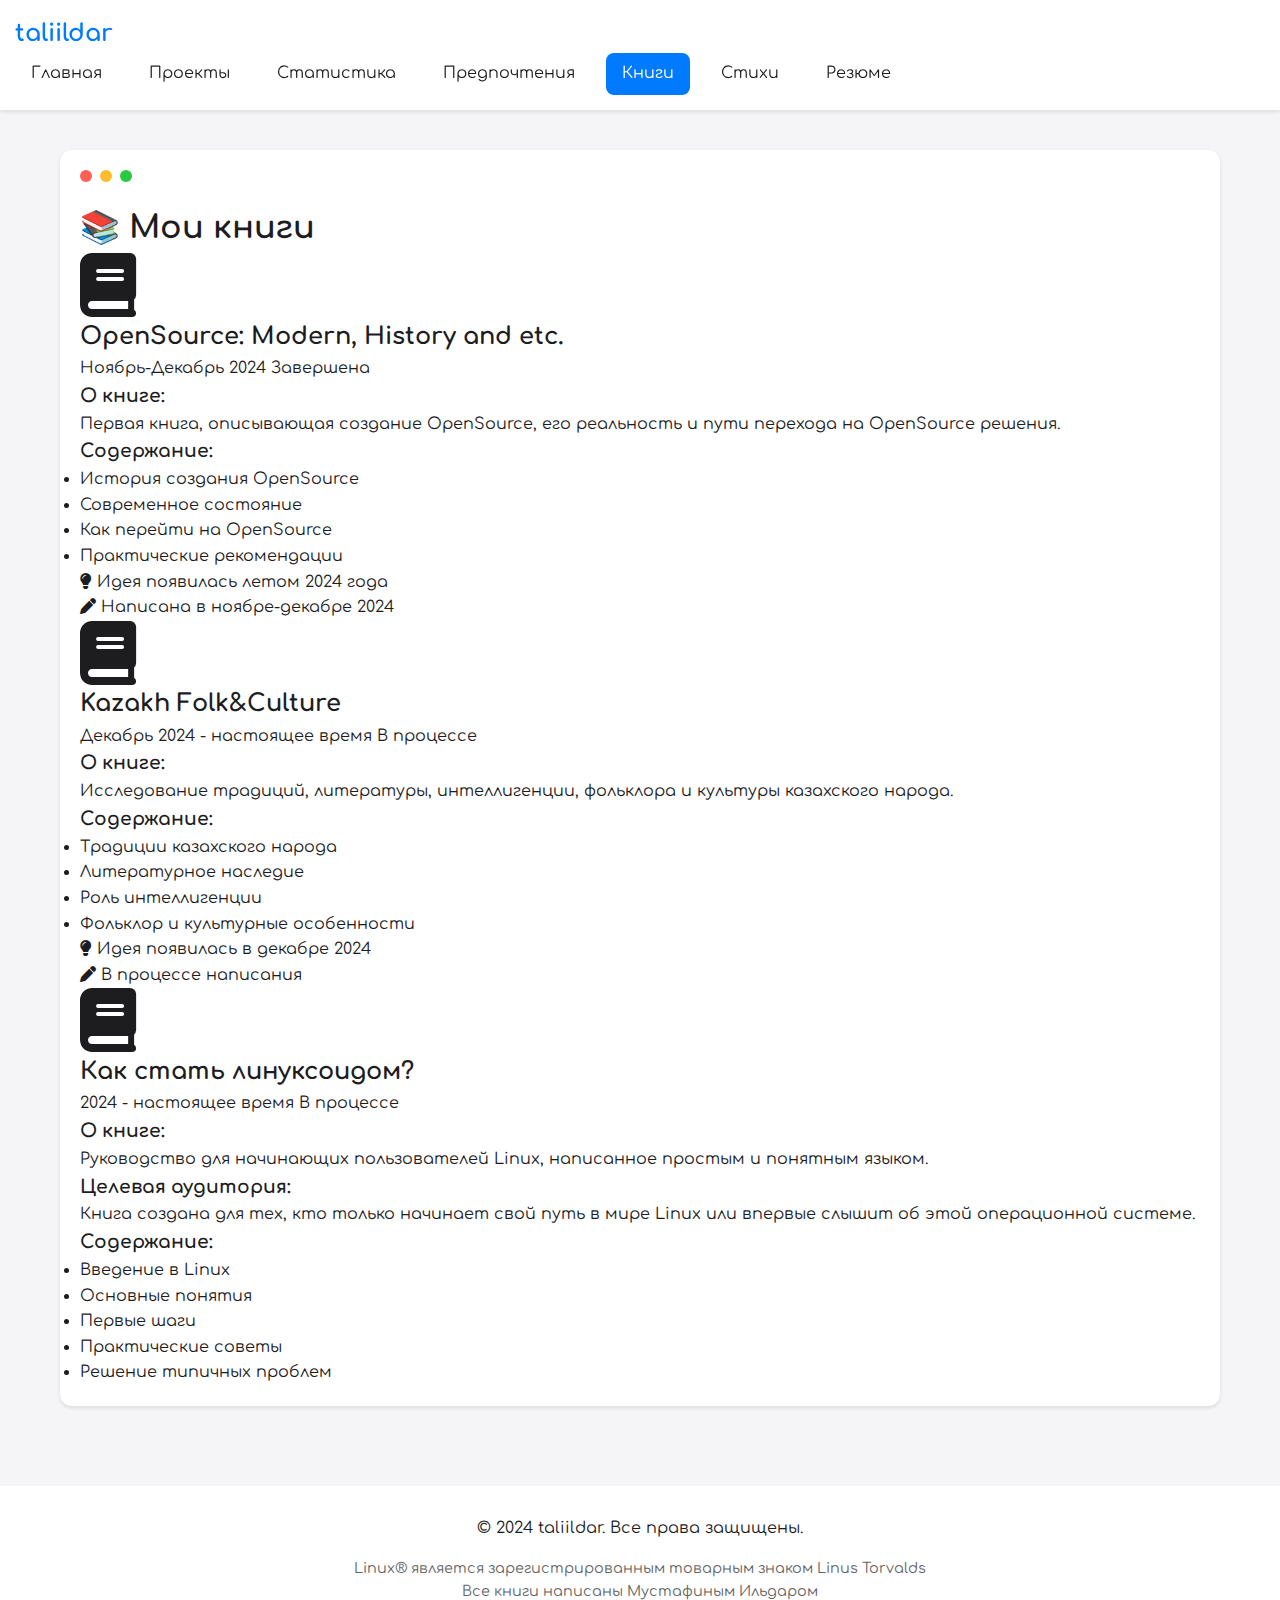
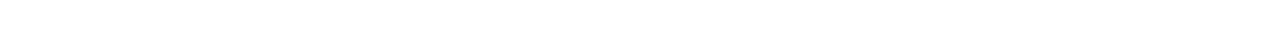
<file: books.html>
<!DOCTYPE html>
<html lang="ru">
<head>
    <meta charset="UTF-8">
    <meta name="viewport" content="width=device-width, initial-scale=1.0">
    <title>Книги | taliildar</title>
    <link href="https://fonts.googleapis.com/css2?family=Comfortaa:wght@300;400;500;600;700&display=swap" rel="stylesheet">
    <link rel="stylesheet" href="https://cdnjs.cloudflare.com/ajax/libs/font-awesome/6.0.0/css/all.min.css">
    <link rel="stylesheet" href="styles.css">
</head>
<body>
    <nav>
        <div class="logo">taliildar</div>
        <div class="nav-links">
            <a href="index.html">Главная</a>
            <a href="projects.html">Проекты</a>
            <a href="stats.html">Статистика</a>
            <a href="preferences.html">Предпочтения</a>
            <a href="books.html" class="active">Книги</a>
            <a href="poems.html">Стихи</a>
            <a href="resume.html">Резюме</a>
        </div>
    </nav>

    <div class="container">
        <div class="mac-window">
            <div class="window-buttons">
                <div class="window-button red"></div>
                <div class="window-button yellow"></div>
                <div class="window-button green"></div>
            </div>
            
            <h1>📚 Мои книги</h1>

            <div class="books-grid">
                <div class="book-card">
                    <div class="book-cover">
                        <i class="fas fa-book fa-4x"></i>
                    </div>
                    <div class="book-info">
                        <h2>OpenSource: Modern, History and etc.</h2>
                        <div class="book-metadata">
                            <span class="date">Ноябрь-Декабрь 2024</span>
                            <span class="status completed">Завершена</span>
                        </div>
                        <div class="book-description">
                            <h3>О книге:</h3>
                            <p>Первая книга, описывающая создание OpenSource, его реальность и пути перехода на OpenSource решения.</p>
                            
                            <h3>Содержание:</h3>
                            <ul>
                                <li>История создания OpenSource</li>
                                <li>Современное состояние</li>
                                <li>Как перейти на OpenSource</li>
                                <li>Практические рекомендации</li>
                            </ul>
                            
                            <div class="book-history">
                                <p><i class="fas fa-lightbulb"></i> Идея появилась летом 2024 года</p>
                                <p><i class="fas fa-pen"></i> Написана в ноябре-декабре 2024</p>
                            </div>
                        </div>
                    </div>
                </div>

                <div class="book-card">
                    <div class="book-cover">
                        <i class="fas fa-book fa-4x"></i>
                    </div>
                    <div class="book-info">
                        <h2>Kazakh Folk&Culture</h2>
                        <div class="book-metadata">
                            <span class="date">Декабрь 2024 - настоящее время</span>
                            <span class="status in-progress">В процессе</span>
                        </div>
                        <div class="book-description">
                            <h3>О книге:</h3>
                            <p>Исследование традиций, литературы, интеллигенции, фольклора и культуры казахского народа.</p>
                            
                            <h3>Содержание:</h3>
                            <ul>
                                <li>Традиции казахского народа</li>
                                <li>Литературное наследие</li>
                                <li>Роль интеллигенции</li>
                                <li>Фольклор и культурные особенности</li>
                            </ul>
                            
                            <div class="book-history">
                                <p><i class="fas fa-lightbulb"></i> Идея появилась в декабре 2024</p>
                                <p><i class="fas fa-pen"></i> В процессе написания</p>
                            </div>
                        </div>
                    </div>
                </div>

                <div class="book-card">
                    <div class="book-cover">
                        <i class="fas fa-book fa-4x"></i>
                    </div>
                    <div class="book-info">
                        <h2>Как стать линуксоидом?</h2>
                        <div class="book-metadata">
                            <span class="date">2024 - настоящее время</span>
                            <span class="status in-progress">В процессе</span>
                        </div>
                        <div class="book-description">
                            <h3>О книге:</h3>
                            <p>Руководство для начинающих пользователей Linux, написанное простым и понятным языком.</p>
                            
                            <h3>Целевая аудитория:</h3>
                            <p>Книга создана для тех, кто только начинает свой путь в мире Linux или впервые слышит об этой операционной системе.</p>
                            
                            <h3>Содержание:</h3>
                            <ul>
                                <li>Введение в Linux</li>
                                <li>Основные понятия</li>
                                <li>Первые шаги</li>
                                <li>Практические советы</li>
                                <li>Решение типичных проблем</li>
                            </ul>
                        </div>
                    </div>
                </div>
            </div>
        </div>
    </div>

    <footer>
        <p>© 2024 taliildar. Все права защищены.</p>
        <div class="trademark-info">
            <p>Linux® является зарегистрированным товарным знаком Linus Torvalds</p>
            <p>Все книги написаны Мустафиным Ильдаром</p>
        </div>
    </footer>
</body>
</html>
</file>
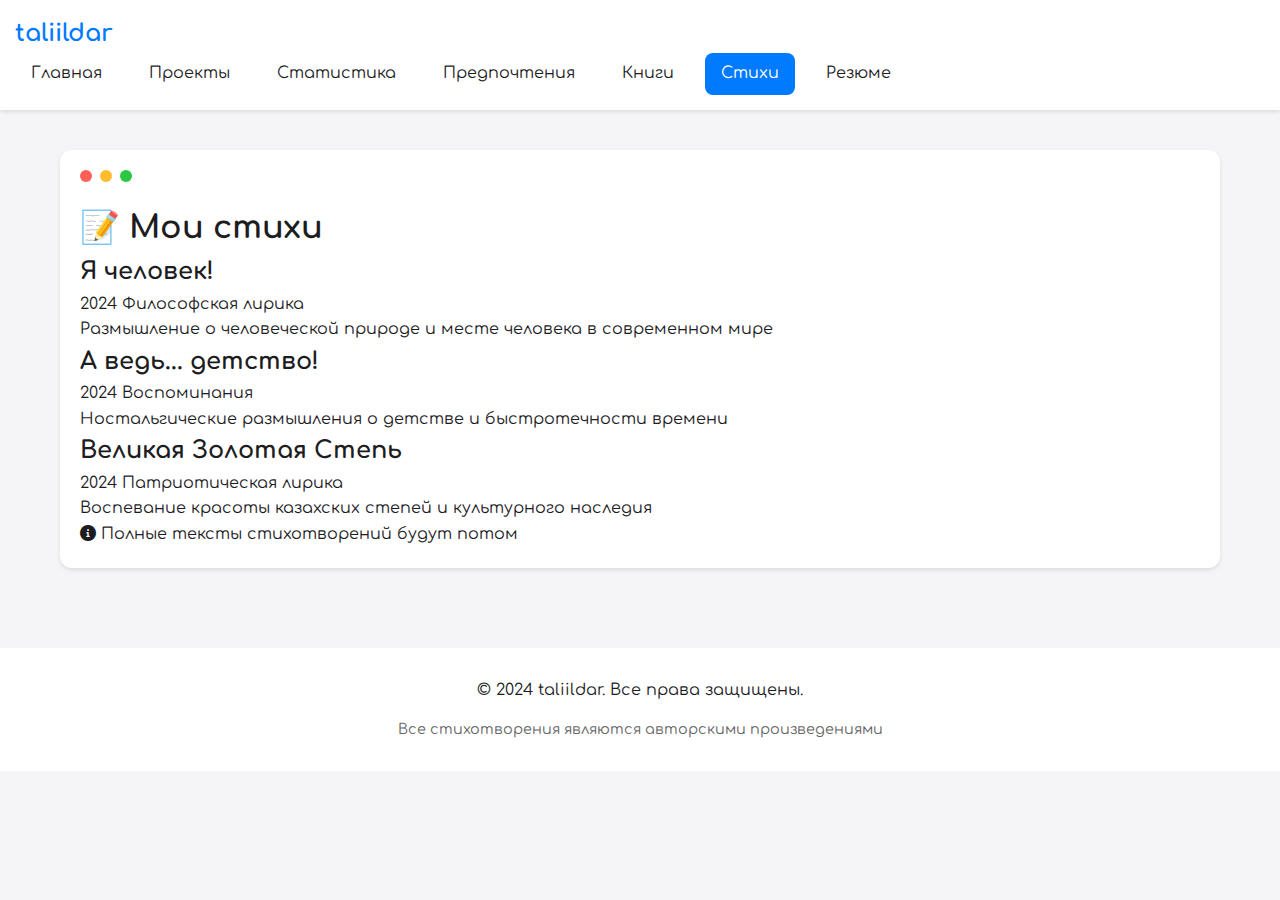
<file: poems.html>
<!DOCTYPE html>
<html lang="ru">
<head>
    <meta charset="UTF-8">
    <meta name="viewport" content="width=device-width, initial-scale=1.0">
    <title>Стихи | taliildar</title>
    <link href="https://fonts.googleapis.com/css2?family=Comfortaa:wght@300;400;500;600;700&display=swap" rel="stylesheet">
    <link rel="stylesheet" href="https://cdnjs.cloudflare.com/ajax/libs/font-awesome/6.0.0/css/all.min.css">
    <link rel="stylesheet" href="styles.css">
    <link rel="icon" href="/favicon.png" type="image/png">
</head>
<body>
    <nav>
        <div class="logo">taliildar</div>
        <div class="nav-links">
            <a href="index.html">Главная</a>
            <a href="projects.html">Проекты</a>
            <a href="stats.html">Статистика</a>
            <a href="preferences.html">Предпочтения</a>
            <a href="books.html">Книги</a>
            <a href="poems.html" class="active">Стихи</a>
            <a href="resume.html">Резюме</a>
        </div>
    </nav>

    <div class="container">
        <div class="mac-window">
            <div class="window-buttons">
                <div class="window-button red"></div>
                <div class="window-button yellow"></div>
                <div class="window-button green"></div>
            </div>
            
            <h1>📝 Мои стихи</h1>

            <div class="poems-grid">
                <div class="poems-list">
                    <div class="poem-card">
                        <h2>Я человек!</h2>
                        <div class="poem-metadata">
                            <span class="poem-date">2024</span>
                            <span class="poem-theme">Философская лирика</span>
                        </div>
                        <p class="poem-description">
                            Размышление о человеческой природе и месте человека в современном мире
                        </p>
                    </div>

                    <div class="poem-card">
                        <h2>А ведь... детство!</h2>
                        <div class="poem-metadata">
                            <span class="poem-date">2024</span>
                            <span class="poem-theme">Воспоминания</span>
                        </div>
                        <p class="poem-description">
                            Ностальгические размышления о детстве и быстротечности времени
                        </p>
                    </div>

                    <div class="poem-card">
                        <h2>Великая Золотая Степь</h2>
                        <div class="poem-metadata">
                            <span class="poem-date">2024</span>
                            <span class="poem-theme">Патриотическая лирика</span>
                        </div>
                        <p class="poem-description">
                            Воспевание красоты казахских степей и культурного наследия
                        </p>
                    </div>
                </div>
            </div>

            <div class="poems-note">
                <p><i class="fas fa-info-circle"></i> Полные тексты стихотворений будут потом</p>
            </div>
        </div>
    </div>

    <footer>
        <p>© 2024 taliildar. Все права защищены.</p>
        <div class="trademark-info">
            <p>Все стихотворения являются авторскими произведениями</p>
        </div>
    </footer>
</body>
</html>
</file>
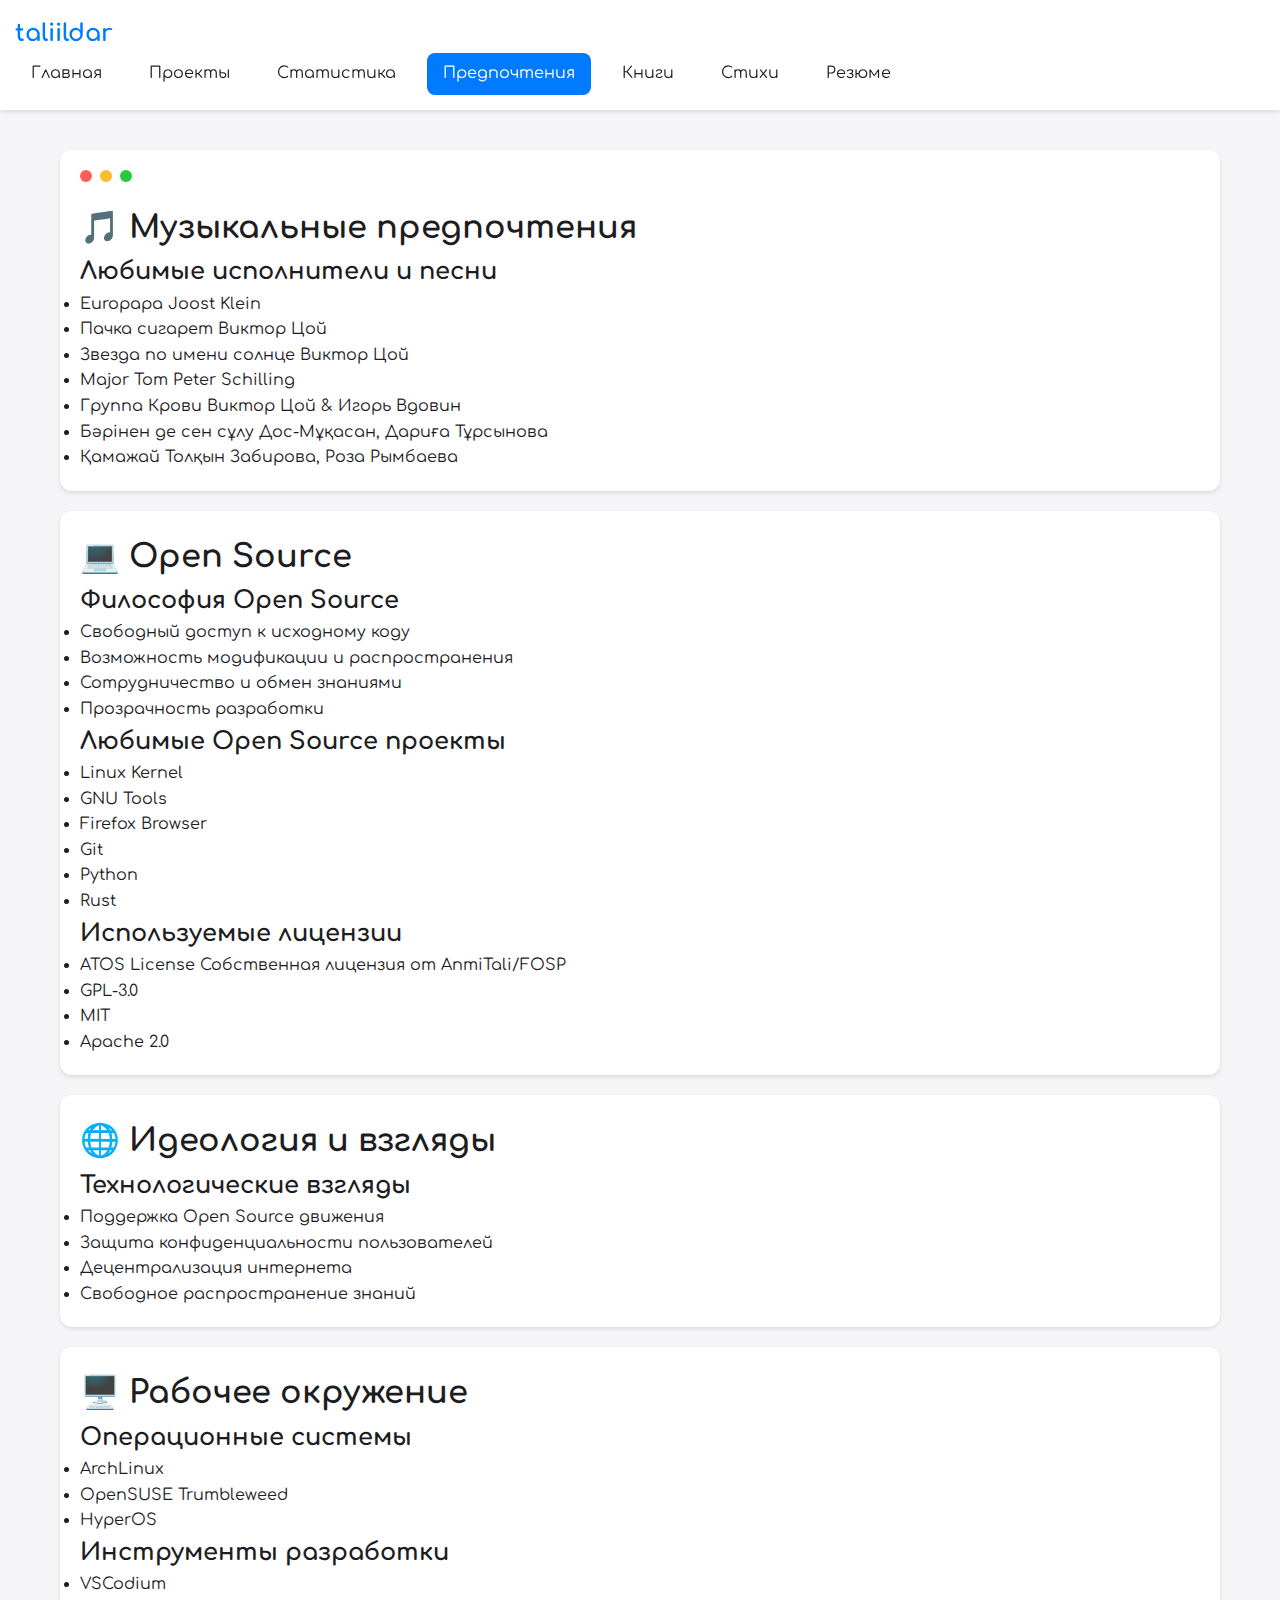
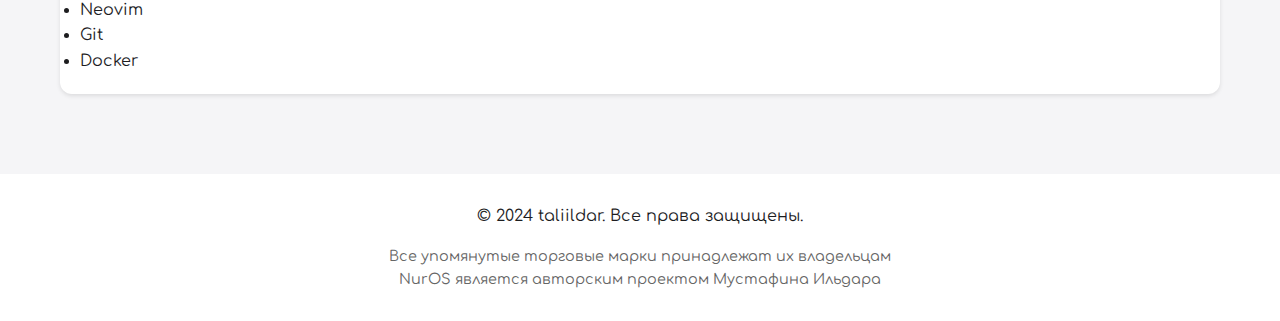
<file: preferences.html>
<!DOCTYPE html>
<html lang="ru">
<head>
    <meta charset="UTF-8">
    <meta name="viewport" content="width=device-width, initial-scale=1.0">
    <title>Предпочтения | taliildar</title>
    <link href="https://fonts.googleapis.com/css2?family=Comfortaa:wght@300;400;500;600;700&display=swap" rel="stylesheet">
    <link rel="stylesheet" href="https://cdnjs.cloudflare.com/ajax/libs/font-awesome/6.0.0/css/all.min.css">
    <link rel="stylesheet" href="styles.css">
    <link rel="icon" href="/favicon.png" type="image/png">
</head>
<body>
    <nav>
        <div class="logo">taliildar</div>
        <div class="nav-links">
            <a href="index.html">Главная</a>
            <a href="projects.html">Проекты</a>
            <a href="stats.html">Статистика</a>
            <a href="preferences.html" class="active">Предпочтения</a>
            <a href="books.html">Книги</a>
            <a href="poems.html">Стихи</a>
            <a href="resume.html">Резюме</a>
        </div>
    </nav>

    <div class="container">
        <div class="mac-window">
            <div class="window-buttons">
                <div class="window-button red"></div>
                <div class="window-button yellow"></div>
                <div class="window-button green"></div>
            </div>
            
            <h1>🎵 Музыкальные предпочтения</h1>
            <div class="music-section">
                <div class="music-category">
                    <h2>Любимые исполнители и песни</h2>
                    <ul class="music-list">
                        <li>
                            <span class="song-title">Europapa</span>
                            <span class="artist">Joost Klein</span>
                        </li>
                        <li>
                            <span class="song-title">Пачка сигарет</span>
                            <span class="artist">Виктор Цой</span>
                        </li>
                        <li>
                            <span class="song-title">Звезда по имени солнце</span>
                            <span class="artist">Виктор Цой</span>
                        </li>
                        <li>
                            <span class="song-title">Major Tom</span>
                            <span class="artist">Peter Schilling</span>
                        </li>
                        <li>
                            <span class="song-title">Группа Крови</span>
                            <span class="artist">Виктор Цой & Игорь Вдовин</span>
                        </li>
                        <li>
                            <span class="song-title">Бәрінен де сен сұлу</span>
                            <span class="artist">Дос-Мұқасан, Дариға Тұрсынова</span>
                        </li>
                        <li>
                            <span class="song-title">Қамажай</span>
                            <span class="artist">Толқын Забирова, Роза Рымбаева</span>
                        </li>
                    </ul>
                </div>
            </div>
        </div>

        <div class="mac-window">
            <h1>💻 Open Source</h1>
            <div class="opensource-section">
                <div class="philosophy">
                    <h2>Философия Open Source</h2>
                    <ul>
                        <li>Свободный доступ к исходному коду</li>
                        <li>Возможность модификации и распространения</li>
                        <li>Сотрудничество и обмен знаниями</li>
                        <li>Прозрачность разработки</li>
                    </ul>
                </div>
                
                <div class="favorite-projects">
                    <h2>Любимые Open Source проекты</h2>
                    <ul>
                        <li>Linux Kernel</li>
                        <li>GNU Tools</li>
                        <li>Firefox Browser</li>
                        <li>Git</li>
                        <li>Python</li>
                        <li>Rust</li>
                    </ul>
                </div>

                <div class="licenses">
                    <h2>Используемые лицензии</h2>
                    <ul>
                        <li>
                            <span class="license-name">ATOS License</span>
                            <span class="license-desc">Собственная лицензия от AnmiTali/FOSP</span>
                        </li>
                        <li>GPL-3.0</li>
                        <li>MIT</li>
                        <li>Apache 2.0</li>
                    </ul>
                </div>
            </div>
        </div>

        <div class="mac-window">
            <h1>🌐 Идеология и взгляды</h1>
            <div class="ideology-section">
                <div class="tech-views">
                    <h2>Технологические взгляды</h2>
                    <ul>
                        <li>Поддержка Open Source движения</li>
                        <li>Защита конфиденциальности пользователей</li>
                        <li>Децентрализация интернета</li>
                        <li>Свободное распространение знаний</li>
                    </ul>
                </div>
            </div>
        </div>

        <div class="mac-window">
            <h1>🖥️ Рабочее окружение</h1>
            <div class="workspace-section">
                <h2>Операционные системы</h2>
                <ul>
                    <li>ArchLinux</li>
                    <li>OpenSUSE Trumbleweed</li>
                    <li>HyperOS</li>
                </ul>

                <h2>Инструменты разработки</h2>
                <ul>
                    <li>VSCodium</li>
                    <li>Neovim</li>
                    <li>Git</li>
                    <li>Docker</li>
                </ul>
            </div>
        </div>
    </div>

    <footer>
        <p>© 2024 taliildar. Все права защищены.</p>
        <div class="trademark-info">
            <p>Все упомянутые торговые марки принадлежат их владельцам</p>
            <p>NurOS является авторским проектом Мустафина Ильдара</p>
        </div>
    </footer>
</body>
</html>
</file>
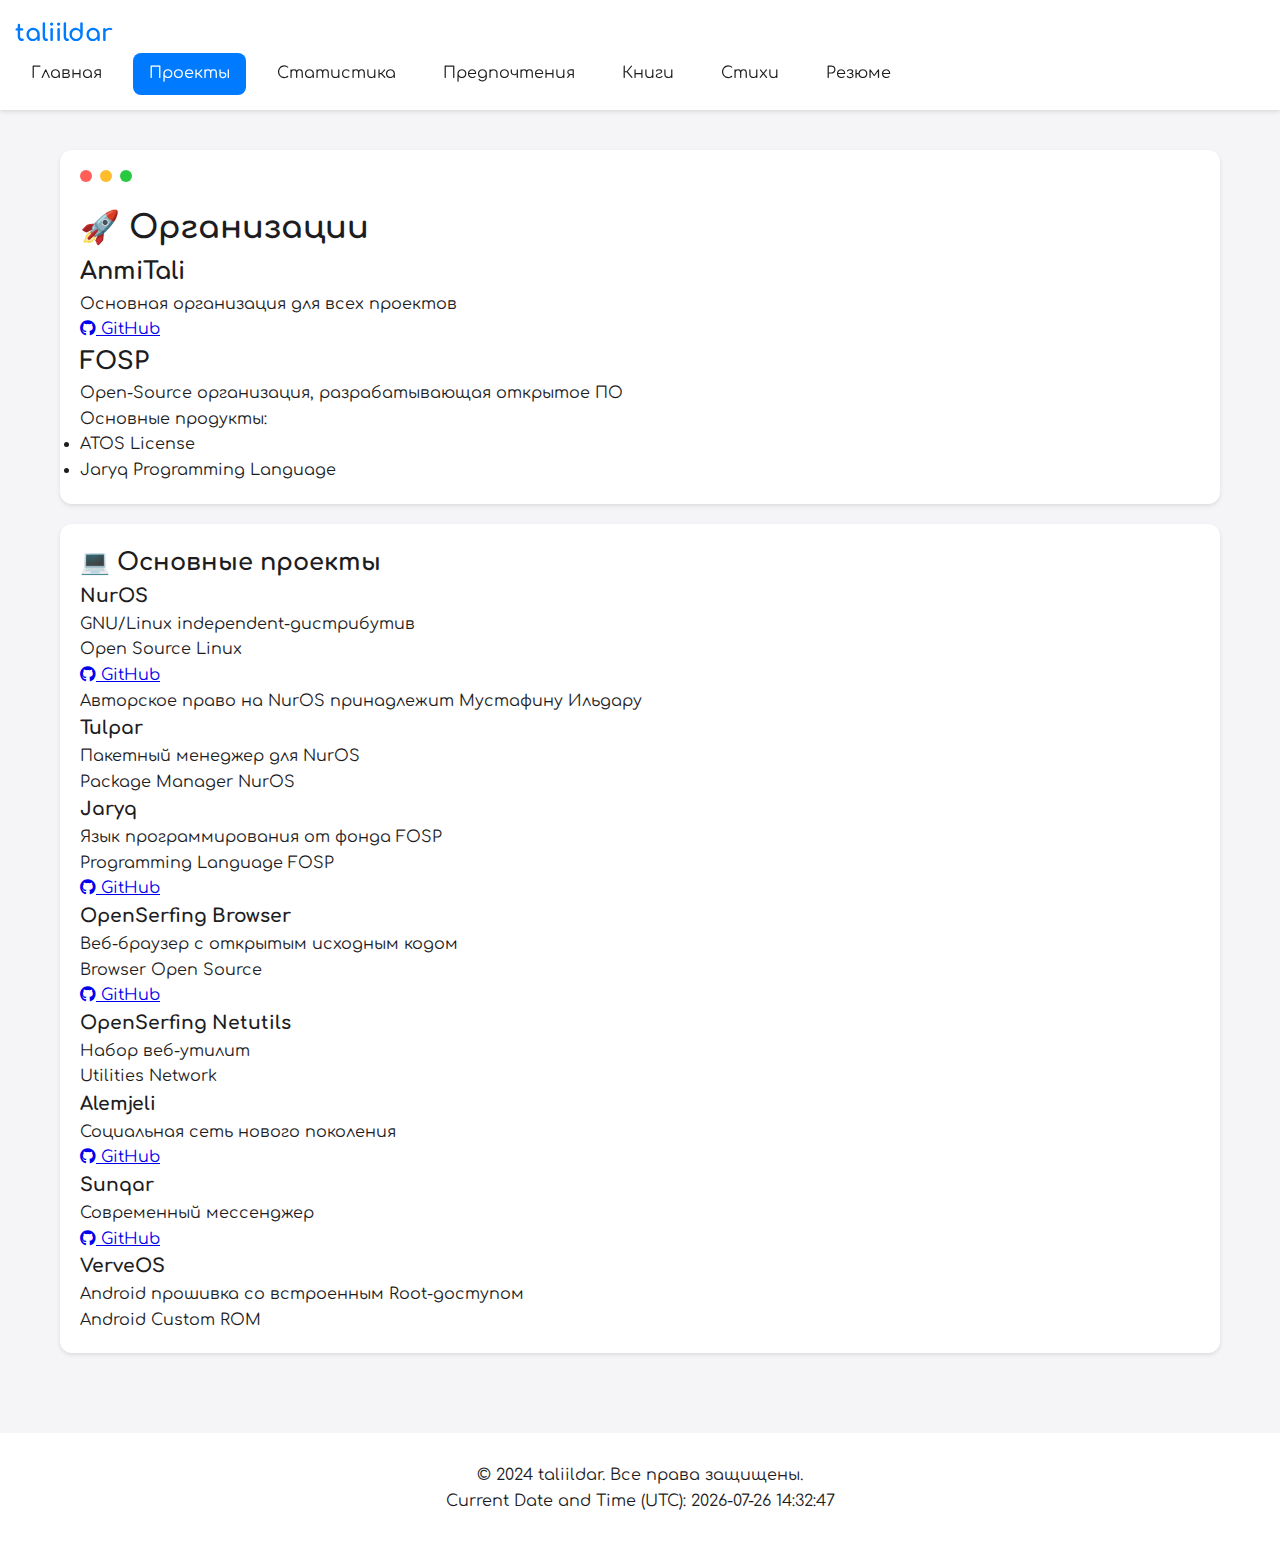
<file: projects.html>
<!DOCTYPE html>
<html lang="ru">
<head>
    <meta charset="UTF-8">
    <meta name="viewport" content="width=device-width, initial-scale=1.0">
    <title>Проекты | taliildar</title>
    <link href="https://fonts.googleapis.com/css2?family=Comfortaa:wght@300;400;500;600;700&display=swap" rel="stylesheet">
    <link rel="stylesheet" href="https://cdnjs.cloudflare.com/ajax/libs/font-awesome/6.0.0/css/all.min.css">
    <link rel="stylesheet" href="styles.css">
    <link rel="icon" href="/favicon.png" type="image/png">
</head>
<body>
    <nav>
        <div class="logo">taliildar</div>
        <div class="nav-links">
            <a href="index.html">Главная</a>
            <a href="projects.html" class="active">Проекты</a>
            <a href="stats.html">Статистика</a>
            <a href="preferences.html">Предпочтения</a>
            <a href="books.html">Книги</a>
            <a href="poems.html">Стихи</a>
            <a href="resume.html">Резюме</a>
        </div>
    </nav>

    <div class="container">
        <div class="mac-window">
            <div class="window-buttons">
                <div class="window-button red"></div>
                <div class="window-button yellow"></div>
                <div class="window-button green"></div>
            </div>
            
            <h1>🚀 Организации</h1>
            <div class="projects-grid">
                <div class="project-card organization">
                    <h2>AnmiTali</h2>
                    <p>Основная организация для всех проектов</p>
                    <div class="project-links">
                        <a href="https://github.com/AnmiTaliDev" class="github-link">
                            <i class="fab fa-github"></i> GitHub
                        </a>
                    </div>
                </div>

                <div class="project-card organization">
                    <h2>FOSP</h2>
                    <p>Open-Source организация, разрабатывающая открытое ПО</p>
                    <div class="project-info">
                        <p>Основные продукты:</p>
                        <ul>
                            <li>ATOS License</li>
                            <li>Jaryq Programming Language</li>
                        </ul>
                    </div>
                </div>
            </div>
        </div>

        <div class="mac-window">
            <h2>💻 Основные проекты</h2>
            
            <div class="projects-grid">
                <div class="project-card">
                    <h3>NurOS</h3>
                    <p>GNU/Linux independent-дистрибутив</p>
                    <div class="project-details">
                        <span class="badge">Open Source</span>
                        <span class="badge">Linux</span>
                    </div>
                    <div class="project-links">
                        <a href="https://github.com/nuros-linux" class="github-link">
                            <i class="fab fa-github"></i> GitHub
                        </a>
                    </div>
                    <p class="copyright-notice">
                        Авторское право на NurOS принадлежит Мустафину Ильдару
                    </p>
                </div>

                <div class="project-card">
                    <h3>Tulpar</h3>
                    <p>Пакетный менеджер для NurOS</p>
                    <div class="project-details">
                        <span class="badge">Package Manager</span>
                        <span class="badge">NurOS</span>
                    </div>
                </div>

                <div class="project-card">
                    <h3>Jaryq</h3>
                    <p>Язык программирования от фонда FOSP</p>
                    <div class="project-details">
                        <span class="badge">Programming Language</span>
                        <span class="badge">FOSP</span>
                    </div>
                    <div class="project-links">
                        <a href="https://github.com/Jaryqlang" class="github-link">
                            <i class="fab fa-github"></i> GitHub
                        </a>
                    </div>
                </div>

                <div class="project-card">
                    <h3>OpenSerfing Browser</h3>
                    <p>Веб-браузер с открытым исходным кодом</p>
                    <div class="project-details">
                        <span class="badge">Browser</span>
                        <span class="badge">Open Source</span>
                    </div>
                    <div class="project-links">
                        <a href="https://github.com/openserfing" class="github-link">
                            <i class="fab fa-github"></i> GitHub
                        </a>
                    </div>
                </div>

                <div class="project-card">
                    <h3>OpenSerfing Netutils</h3>
                    <p>Набор веб-утилит</p>
                    <div class="project-details">
                        <span class="badge">Utilities</span>
                        <span class="badge">Network</span>
                    </div>
                </div>

                <div class="project-card">
                    <h3>Alemjeli</h3>
                    <p>Социальная сеть нового поколения</p>
                    <div class="project-links">
                        <a href="https://github.com/alemjeli" class="github-link">
                            <i class="fab fa-github"></i> GitHub
                        </a>
                    </div>
                </div>

                <div class="project-card">
                    <h3>Sunqar</h3>
                    <p>Современный мессенджер</p>
                    <div class="project-links">
                        <a href="https://github.com/SunqarChat" class="github-link">
                            <i class="fab fa-github"></i> GitHub
                        </a>
                    </div>
                </div>

                <div class="project-card">
                    <h3>VerveOS</h3>
                    <p>Android прошивка со встроенным Root-доступом</p>
                    <div class="project-details">
                        <span class="badge">Android</span>
                        <span class="badge">Custom ROM</span>
                    </div>
                </div>
            </div>
        </div>
    </div>

    <footer>
        <p>© 2024 taliildar. Все права защищены.</p>
        <p class="current-info">
            Current Date and Time (UTC): <span id="current-time"></span><br>
        </p>
    </footer>

    <script>
        function updateTime() {
            const now = new Date();
            document.getElementById('current-time').textContent = 
                now.toISOString().replace('T', ' ').split('.')[0];
        }
        updateTime();
        setInterval(updateTime, 1000);
    </script>
</body>
</html>
</file>
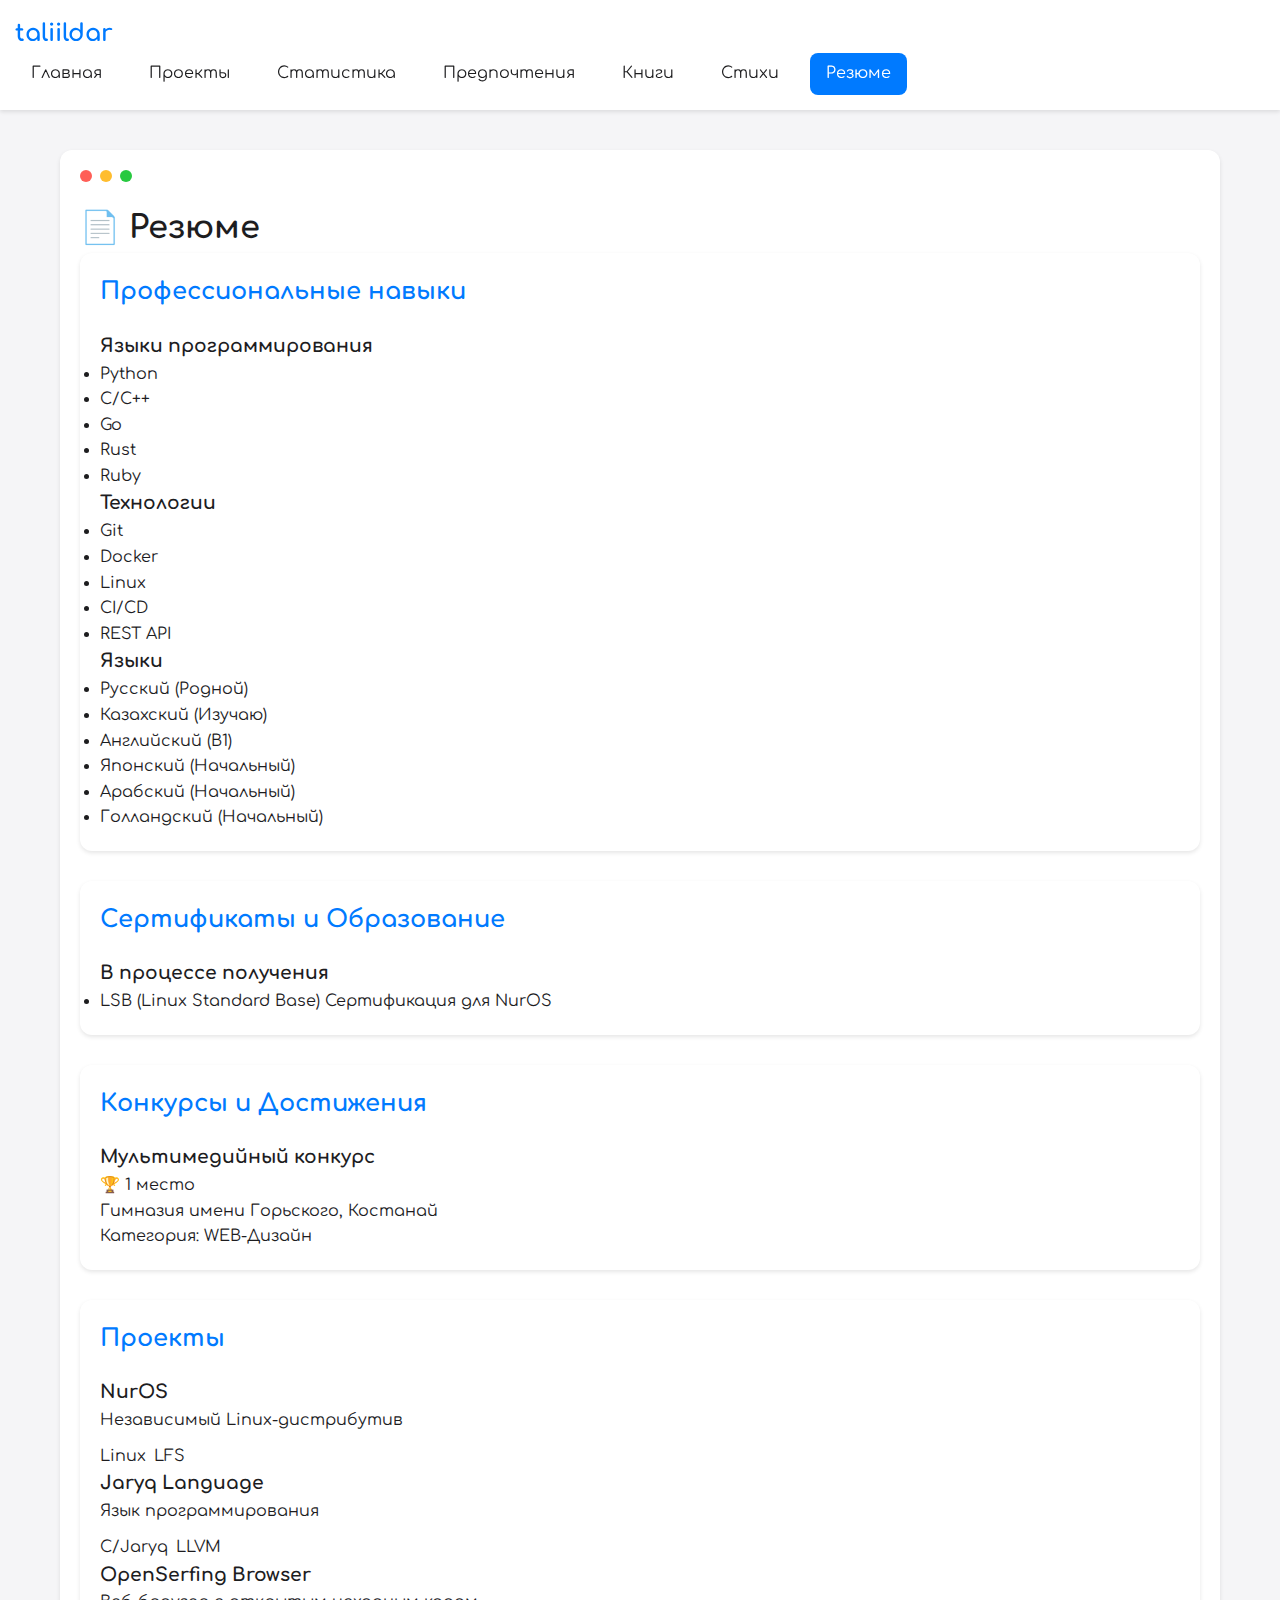
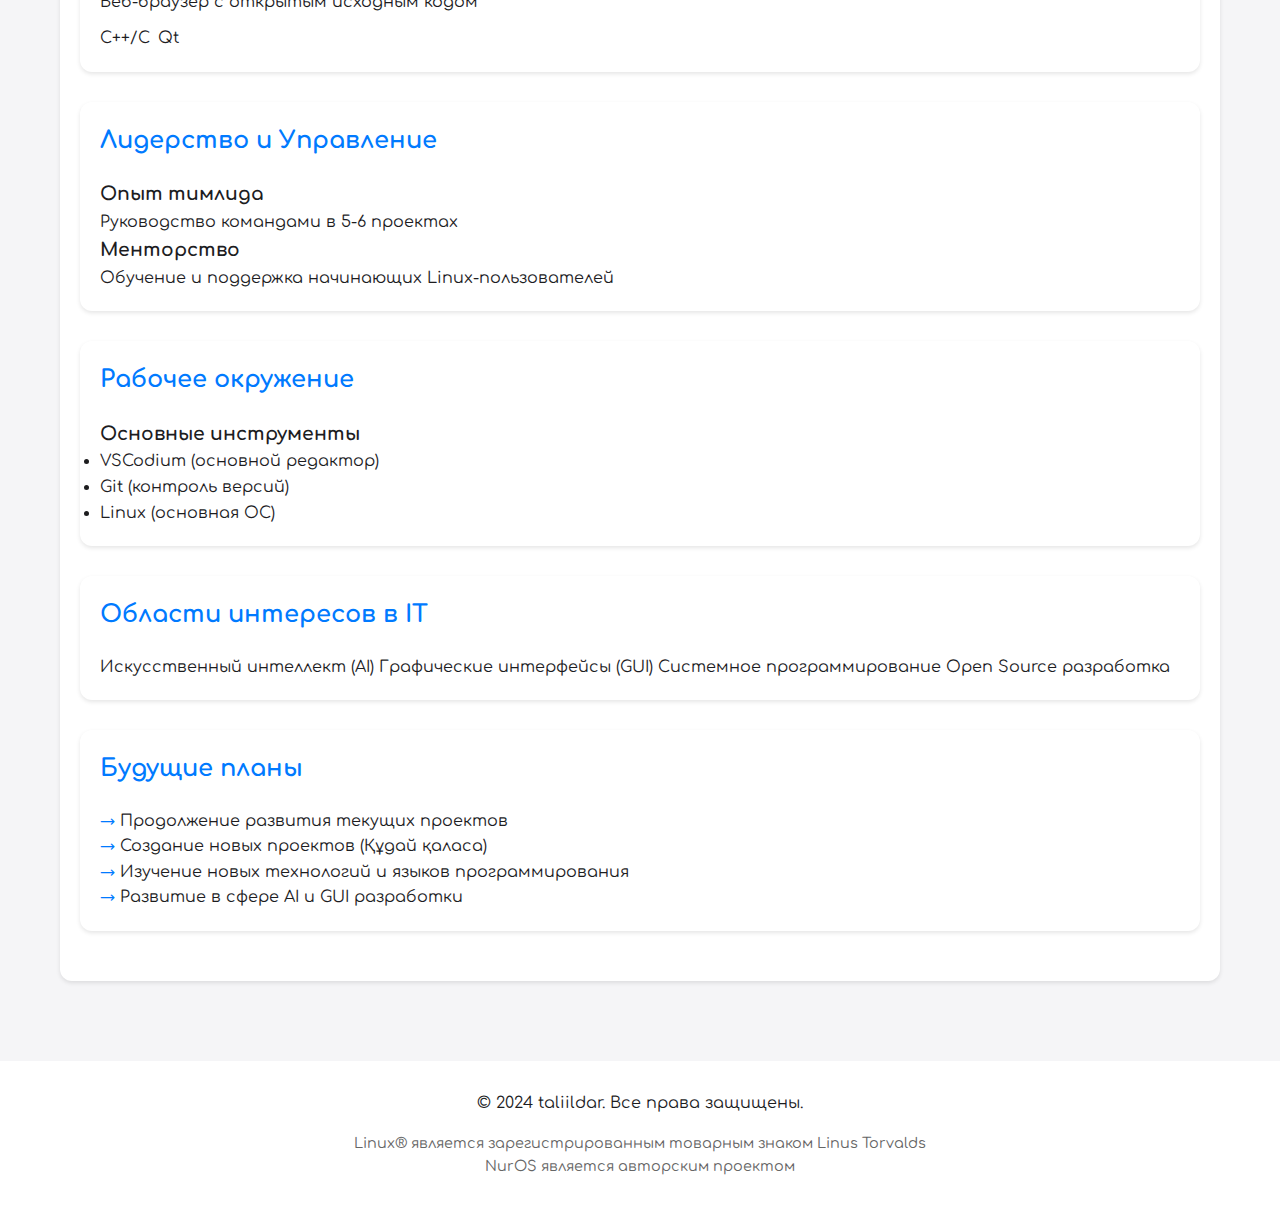
<file: resume.html>
<!DOCTYPE html>
<html lang="ru">
<head>
    <meta charset="UTF-8">
    <meta name="viewport" content="width=device-width, initial-scale=1.0">
    <title>Резюме | taliildar</title>
    <link href="https://fonts.googleapis.com/css2?family=Comfortaa:wght@300;400;500;600;700&display=swap" rel="stylesheet">
    <link rel="stylesheet" href="https://cdnjs.cloudflare.com/ajax/libs/font-awesome/6.0.0/css/all.min.css">
    <link rel="stylesheet" href="styles.css">
    <link rel="icon" href="/favicon.png" type="image/png">
</head>
<body>
    <nav>
        <div class="logo">taliildar</div>
        <div class="nav-links">
            <a href="index.html">Главная</a>
            <a href="projects.html">Проекты</a>
            <a href="stats.html">Статистика</a>
            <a href="preferences.html">Предпочтения</a>
            <a href="books.html">Книги</a>
            <a href="poems.html">Стихи</a>
            <a href="resume.html" class="active">Резюме</a>
        </div>
    </nav>

    <div class="container">
        <div class="mac-window">
            <div class="window-buttons">
                <div class="window-button red"></div>
                <div class="window-button yellow"></div>
                <div class="window-button green"></div>
            </div>
            
            <h1>📄 Резюме</h1>

            <div class="resume-section">
                <h2>Профессиональные навыки</h2>
                <div class="skills-grid">
                    <div class="skill-category">
                        <h3>Языки программирования</h3>
                        <ul>
                            <li>Python</li>
                            <li>C/C++</li>
                            <li>Go</li>
                            <li>Rust</li>
                            <li>Ruby</li>
                        </ul>
                    </div>

                    <div class="skill-category">
                        <h3>Технологии</h3>
                        <ul>
                            <li>Git</li>
                            <li>Docker</li>
                            <li>Linux</li>
                            <li>CI/CD</li>
                            <li>REST API</li>
                        </ul>
                    </div>

                    <div class="skill-category">
                        <h3>Языки</h3>
                        <ul>
                            <li>Русский (Родной)</li>
                            <li>Казахский (Изучаю)</li>
                            <li>Английский (B1)</li>
                            <li>Японский (Начальный)</li>
                            <li>Арабский (Начальный)</li>
                            <li>Голландский (Начальный)</li>
                        </ul>
                    </div>
                </div>
            </div>

            <div class="resume-section">
                <h2>Сертификаты и Образование</h2>
                <div class="certificates-list">
                    <div class="certificate-item">
                        <h3>В процессе получения</h3>
                        <ul>
                            <li>LSB (Linux Standard Base) Сертификация для NurOS</li>
                        </ul>
                    </div>
                </div>
            </div>

            <div class="resume-section">
                <h2>Конкурсы и Достижения</h2>
                <div class="competitions-list">
                    <div class="competition-item">
                        <h3>Мультимедийный конкурс</h3>
                        <p class="competition-place">🏆 1 место</p>
                        <p class="competition-details">
                            Гимназия имени Горьского, Костанай<br>
                            Категория: WEB-Дизайн
                        </p>
                    </div>
                </div>
            </div>

            <div class="resume-section">
                <h2>Проекты</h2>
                <div class="projects-list">
                    <div class="project-item">
                        <h3>NurOS</h3>
                        <p>Независимый Linux-дистрибутив</p>
                        <div class="project-stack">
                            <span class="tech-tag">Linux</span>
                            <span class="tech-tag">LFS</span>
                        </div>
                    </div>

                    <div class="project-item">
                        <h3>Jaryq Language</h3>
                        <p>Язык программирования</p>
                        <div class="project-stack">
                            <span class="tech-tag">C/Jaryq</span>
                            <span class="tech-tag">LLVM</span>
                        </div>
                    </div>

                    <div class="project-item">
                        <h3>OpenSerfing Browser</h3>
                        <p>Веб-браузер с открытым исходным кодом</p>
                        <div class="project-stack">
                            <span class="tech-tag">C++/C</span>
                            <span class="tech-tag">Qt</span>
                        </div>
                    </div>
                </div>
            </div>

            <div class="resume-section">
                <h2>Лидерство и Управление</h2>
                <div class="leadership-list">
                    <div class="leadership-item">
                        <h3>Опыт тимлида</h3>
                        <p>Руководство командами в 5-6 проектах</p>
                    </div>
                    <div class="leadership-item">
                        <h3>Менторство</h3>
                        <p>Обучение и поддержка начинающих Linux-пользователей</p>
                    </div>
                </div>
            </div>

            <div class="resume-section">
                <h2>Рабочее окружение</h2>
                <div class="tools-list">
                    <div class="tool-category">
                        <h3>Основные инструменты</h3>
                        <ul>
                            <li>VSCodium (основной редактор)</li>
                            <li>Git (контроль версий)</li>
                            <li>Linux (основная ОС)</li>
                        </ul>
                    </div>
                </div>
            </div>

            <div class="resume-section">
                <h2>Области интересов в IT</h2>
                <div class="interests-grid">
                    <span class="interest-tag">Искусственный интеллект (AI)</span>
                    <span class="interest-tag">Графические интерфейсы (GUI)</span>
                    <span class="interest-tag">Системное программирование</span>
                    <span class="interest-tag">Open Source разработка</span>
                </div>
            </div>

            <div class="resume-section">
                <h2>Будущие планы</h2>
                <div class="future-plans">
                    <ul>
                        <li>Продолжение развития текущих проектов</li>
                        <li>Создание новых проектов (Құдай қаласа)</li>
                        <li>Изучение новых технологий и языков программирования</li>
                        <li>Развитие в сфере AI и GUI разработки</li>
                    </ul>
                </div>
            </div>
        </div>
    </div>

    <footer>
        <p>© 2024 taliildar. Все права защищены.</p>
        <div class="trademark-info">
            <p>Linux® является зарегистрированным товарным знаком Linus Torvalds</p>
            <p>NurOS является авторским проектом</p>
        </div>
    </footer>
</body>
</html>
</file>
<file: styles.css>
/* Основные стили и переменные */
:root {
    --primary-color: #007AFF;
    --secondary-color: #5856D6;
    --background: #f5f5f7;
    --white: #ffffff;
    --text: #1d1d1f;
    --border: #e0e0e0;
    --shadow: 0 2px 4px rgba(0, 0, 0, 0.1);
}

* {
    margin: 0;
    padding: 0;
    box-sizing: border-box;
}

body {
    font-family: 'Comfortaa', sans-serif;
    background: var(--background);
    color: var(--text);
    line-height: 1.6;
}

/* Адаптивный контейнер */
.container {
    width: min(95%, 1200px);
    margin: 0 auto;
    padding: 20px;
}

/* Навигация */
nav {
    background: var(--white);
    padding: 15px;
    box-shadow: var(--shadow);
    position: sticky;
    top: 0;
    z-index: 100;
}

.nav-container {
    display: flex;
    justify-content: space-between;
    align-items: center;
    width: min(95%, 1200px);
    margin: 0 auto;
}

.logo {
    font-size: 1.5rem;
    font-weight: bold;
    color: var(--primary-color);
}

.nav-links {
    display: flex;
    gap: 15px;
}

.nav-links a {
    color: var(--text);
    text-decoration: none;
    padding: 8px 16px;
    border-radius: 8px;
    transition: 0.3s;
}

.nav-links a:hover {
    background: var(--background);
}

.nav-links a.active {
    background: var(--primary-color);
    color: var(--white);
}

/* Бургер-меню */
.burger {
    display: none;
    flex-direction: column;
    gap: 5px;
    cursor: pointer;
}

.burger div {
    width: 25px;
    height: 3px;
    background: var(--text);
    border-radius: 3px;
}

.nav-links-mobile {
    display: none;
    flex-direction: column;
    gap: 10px;
    background: var(--white);
    position: absolute;
    top: 60px;
    left: 0;
    width: 100%;
    padding: 10px 0;
}

.nav-links-mobile a {
    padding: 10px;
    text-align: center;
}

/* Окно в стиле Mac */
.mac-window {
    background: var(--white);
    border-radius: 12px;
    box-shadow: var(--shadow);
    padding: 20px;
    margin: 20px 0;
}

.window-buttons {
    display: flex;
    gap: 8px;
    margin-bottom: 20px;
}

.window-button {
    width: 12px;
    height: 12px;
    border-radius: 50%;
}

.red { background: #ff5f57; }
.yellow { background: #ffbd2e; }
.green { background: #28c940; }

/* Секции резюме */
.resume-section {
    margin-bottom: 30px;
    padding: 20px;
    background: var(--white);
    border-radius: 12px;
    box-shadow: var(--shadow);
}

.resume-section h2 {
    color: var(--primary-color);
    margin-bottom: 20px;
    font-size: 1.5rem;
}

/* Сетки */
.grid {
    display: grid;
    gap: 20px;
    grid-template-columns: repeat(auto-fit, minmax(280px, 1fr));
}

/* Карточки */
.card {
    background: var(--background);
    padding: 20px;
    border-radius: 8px;
    transition: transform 0.3s;
}

.card:hover {
    transform: translateY(-5px);
}

/* Теги */
.tag {
    display: inline-block;
    padding: 4px 12px;
    border-radius: 20px;
    background: var(--primary-color);
    color: var(--white);
    font-size: 0.9rem;
    margin: 4px;
}

/* Адаптивность */
@media (max-width: 768px) {
    /* Навигация */
    .nav-container {
        flex-direction: column;
        gap: 15px;
    }

    .nav-links {
        display: none;
    }

    .burger {
        display: flex;
    }

    .nav-links-mobile {
        display: flex;
    }

    .burger.active + .nav-links-mobile {
        display: flex;
    }

    /* Сетки */
    .grid {
        grid-template-columns: 1fr;
    }

    /* Отступы */
    .resume-section {
        padding: 15px;
        margin-bottom: 20px;
    }

    /* Размеры текста */
    .logo { font-size: 1.3rem; }
    h2 { font-size: 1.3rem; }

    /* Карточки */
    .card {
        padding: 15px;
    }
}

/* Дополнительные стили */
.skills-list {
    list-style: none;
}

.skills-list li {
    margin-bottom: 8px;
}

.project-stack {
    display: flex;
    flex-wrap: wrap;
    gap: 8px;
    margin-top: 10px;
}

.future-plans li {
    list-style: none;
    padding-left: 20px;
    position: relative;
}

.future-plans li::before {
    content: "→";
    position: absolute;
    left: 0;
    color: var(--primary-color);
}

/* Footer */
footer {
    background: var(--white);
    padding: 30px 0;
    margin-top: 40px;
    text-align: center;
}

.trademark-info {
    margin-top: 15px;
    font-size: 0.9rem;
    color: #666;
}
</file>
